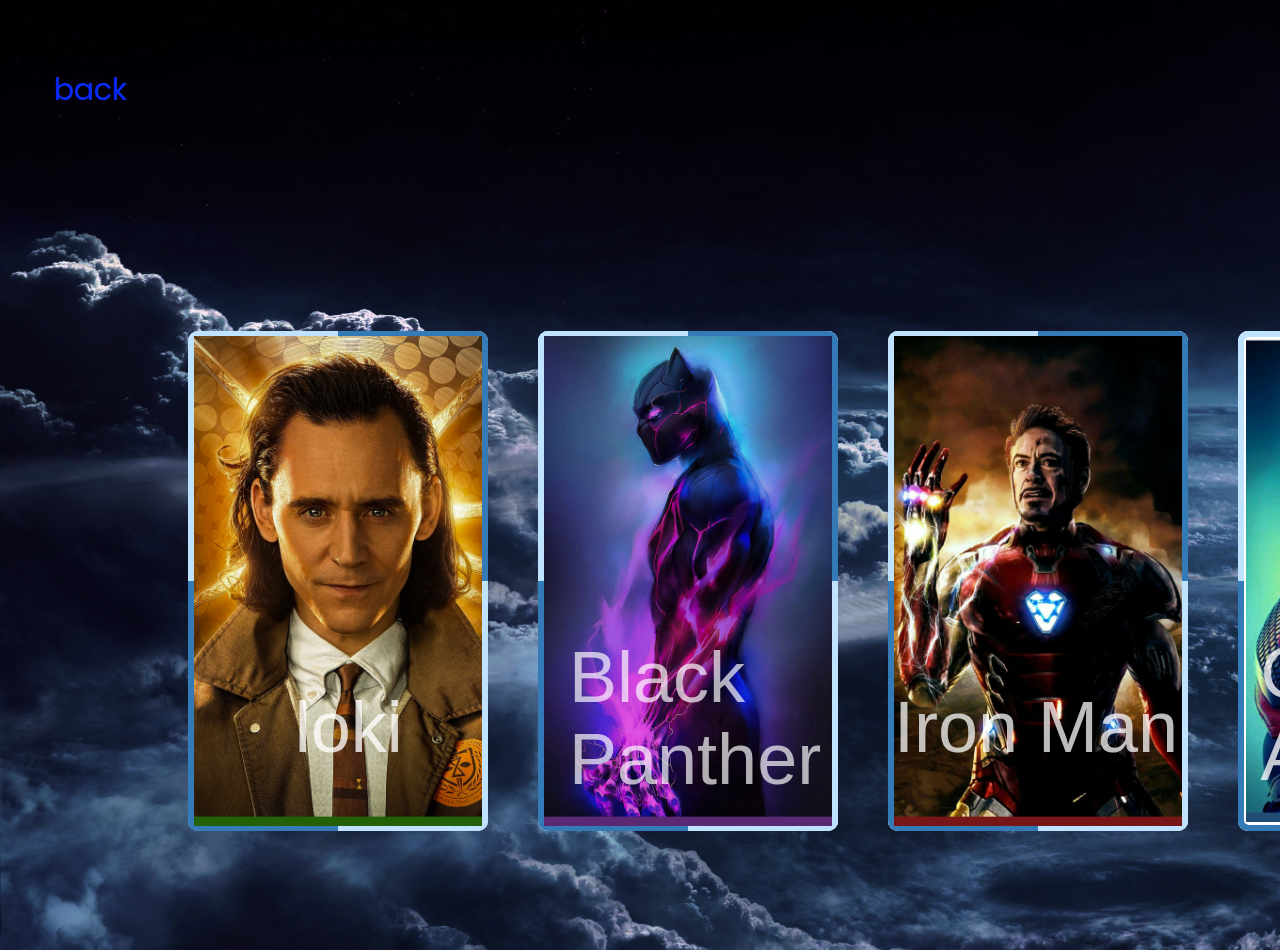
<file: start.html>
<!DOCTYPE html>
<html lang="en">
<head>
    <meta charset="UTF-8">
    <meta http-equiv="X-UA-Compatible" content="IE=edge">
    <meta name="viewport" content="width=device-width, initial-scale=1.0">
    <title>Document</title>
</head>
<style>
        @import url('https://fonts.googleapis.com/css2?family=Poppins:ital,wght@1,300;1,400;1,500;1,600;1,700&display=swap');
    :root {
        --color-prymary: rgb(31, 49, 184) ;
        --color-light: #e5e5f0;
        --color-secondari: black;
        --color-prymars: rgb(72, 135, 177);

        --color-bg: #ebc5c5;


        --transition: 400ms  ease;
    }
    body{
        background:url(./img/Rectangle\ 7.png);
        width: 100%;
        height: 100vh;
        overflow-x: hidden;
        text-transform: none;
    }
    html{
        scroll-behavior: smooth;
    }
    *, * ::before, * ::after{
        box-sizing: border-box;
        margin: 0;
        padding: 0;
        text-decoration: none;
    }
    body{
        font-family: 'Poppins', sans-serif;
    }

    h1{
        font-size: 4.5rem;
        font-weight: 400;
        color: var(--color-secondari);
    }
    h2{
        font-size: 2.5rem;
        font-weight: 600;
        color: var(--color-secondari);
        text-transform: capitalize;
    }
    h5{
        font-size: 0.95rem;
        font-weight: 400;
        color: var(--color-prymary);
        text-transform: uppercase;
    }
    h4{
        font-size: 1.4rem;
        color: black;
        font-weight: 500;
        text-transform: capitalize;
    }
    p{
        font-size: 1.2rem;
        font-weight: 400;
        color: var(--color-prymary);
    }

    .cardscontainer{
        position: relative;
        width: 100%;
        height: 100%;
        display: flex;
        align-items: center;
        margin-top: -14%;
        margin-left: 10%;
    }

    .cardswrapper{
        width: 100%;
        display: grid;
        grid-template-columns: repeat(6, 1fr);
        grid-auto-rows: 200px;
        gap: 50px;
        position: absolute;
        margin-left: 60px;
    }

    .cards1{
        width: 350px;
        height: 590px;
        background: url(./img/Rectangle\ 3.png);
        border-radius: 0.3rem;
        cursor: pointer;
        position: relative;
        overflow: hidden;
        transition: var(--transition);
    }

    .cards2{
        width: 350px;
        height: 590px;
        background-color: #fff;
        border-radius: 0.3rem;
        cursor: pointer;
        position: relative;
        overflow: hidden;
        transition: var(--transition);
    }

    .cards3{
        width: 350px;
        height: 590px;
        background-color: #fff;
        border-radius: 0.3rem;
        cursor: pointer;
        position: relative;
        overflow: hidden;
        transition: var(--transition);
    }

    .cards4{
        width: 350px;
        height: 590px;
        background-color: #fff;
        border-radius: 0.3rem;
        cursor: pointer;
        position: relative;
        overflow: hidden;
        transition: var(--transition);
    }

    .cards div{
        width: 100%;
        height: 100%;
        display: flex;
        flex-direction: column;
        justify-content: center;
        align-items: center;
        transition: var(--transition);
    }

    .overlay{
        position: absolute;
        top: 35%;
        left: 35%;
        width: 100px;
        height: 100px;
        border-radius: 50%;
        transform: scale(0.8);
        transition: var(--transition);
        opacity: 0;
    }

    .cards:hover > .overlay{
        transform: scale(1);
        opacity: 1;
    }
.ramka-5 {
    position: relative;
    z-index: 0;
    width: 300px;
    height: 500px;
    border-radius: 10px;
    overflow: hidden;
    margin: 30px auto;
    display: flex;
    align-items: center;
    justify-content: center;  
    font-size: 24px;
    font-family: 'Roboto', sans-serif;     
}
.ramka-5::before {
    content: '';
    position: absolute;
    z-index: -2;
    left: -50%;
    top: -50%;
    width: 200%;
    height: 200%;
    background-color: #BFE2FF;
    background-repeat: no-repeat;
    background-size: 50% 50%, 50% 50%;
    background-position: 0 0, 100% 0, 100% 100%, 0 100%;
    background-image: linear-gradient(#BFE2FF, #BFE2FF), linear-gradient(#337AB7, #337AB7), linear-gradient(#BFE2FF, #BFE2FF), linear-gradient(#337AB7, #337AB7);
    animation: anim-ramka-5 4s linear infinite;
}
.ramka-5::after {
    content: '';
    position: absolute;
    z-index: -1;
    left: 6px;
    top: 6px;
    width: calc(100% - 12px);
    height: calc(100% - 12px);
    background: white;
    border-radius: 5px;
}
@keyframes anim-ramka-5 {
    100% {
        transform: rotate(1turn);
    }
}


    .loki{
        background: url(./img/Rectangle\ 3.png);
        background-repeat: no-repeat;
        background-size: cover;
        width: 96%;
        height: 98%;
        
    }

    .Black_Panther{
        background: url(./img/Rectangle\ 4.png);
        background-repeat: no-repeat;
        background-size: cover;
        width: 96%;
        height: 98%;
    }

    .Iron_Man{
        background: url(./img/Rectangle\ 5.png);
        background-repeat: no-repeat;
        background-size: cover;
        width: 96%;
        height: 98%;
    }

    .Captain_America{
        background: url(./img/Rectangle\ 6.png);
        background-repeat: no-repeat;
        background-size: cover;
        width: 95%;
        height: 98%;
        margin-top: -7px;
    }

    .l1{
        margin-top: 350px;
        margin-left: 35%;
    }

    .l2{
        color: rgba(255, 255, 255, 0.772);
    }

    .Black{
        display: flex;
        justify-content: center;
        align-items: center;
        margin-top: 300px;
        margin-left: 25px;
    }
    
    .b1{
        color: rgba(255, 255, 255, 0.681);
    }

    .iron{
        margin-top: 350px;
    }

    .iron1{
        color:rgba(255, 255, 255, 0.737);
    }

    .c1{
        margin-top: 300px;
        margin-left: 15px;
    }

    .c2{
        color: rgba(255, 255, 255, 0.767);
    }

    .a{
          display: flex;
          margin-top: 50px;
          margin-left: 50px;
    }

    .a1{
          color: rgb(11, 43, 251);
          font-size: 30px;
          width: 80px;
          height: 80px;
          display: flex;
          justify-content: center;
          align-items: center;
          border-radius: 40px;
    }


</style>
<body>
    <div class="a">
        <a href="/index.html" class="a1">back</a>
    </div>
    <section class="cardscontainer container " >
        <div class="cardswrapper ">
            <div class="cards1 ramka-5 ">
                <div class="loki">
                    <h1 class="l1"><a href="./hero/loki.html" class="l2">loki</a></h1>
                <div class="overlay"></div>                    
                </div>

            </div>
            <div class="cards2 ramka-5">
                <div class="Black_Panther">
                    <h1 class="Black"> <a href="./hero/Black_Panther.html" class="b1">Black Panther</a></h1>
                </div>
                <div class="overlay1"></div>
            </div>
            <div class="cards3 ramka-5">
                <div class="Iron_Man">
                    <h1 class="iron"><a href="./hero/Iron_Man.html" class="iron1"> Iron Man</a></h1>
                </div>
            <div class="overlay2"></div>
            </div>
            <div class="cards4 ramka-5">
                <div class="Captain_America">
                    <h1 class="c1"><a href="./hero/Captain_America.html" class="c2"> Captain America</a></h1>
                </div>
                <div class="overlay3"></div>
            </div>
        </div>
    </section>
</body>
</html>
</file>
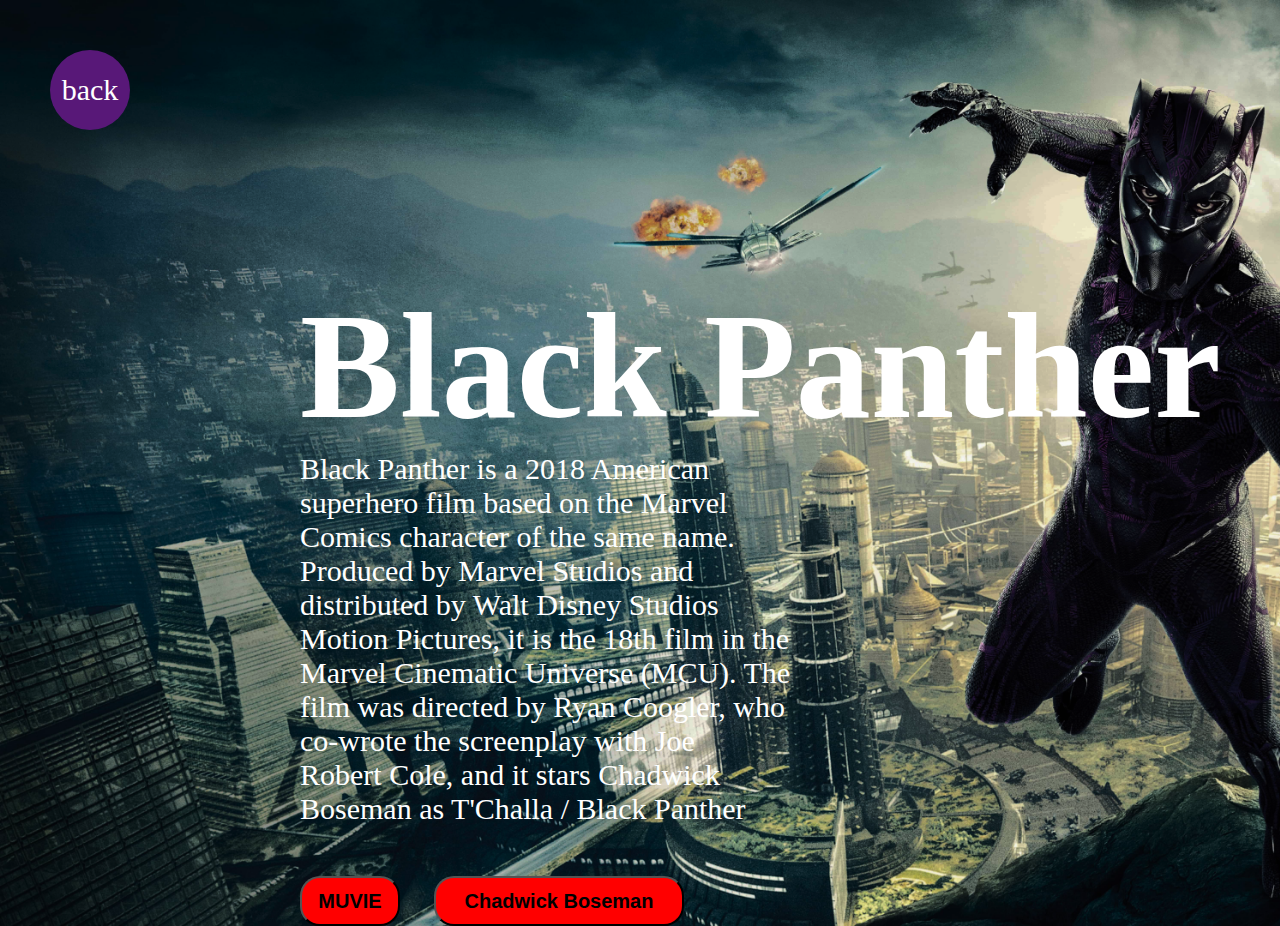
<file: hero/Black_Panther.html>
<!DOCTYPE html>
<html lang="en">
<head>
    <meta charset="UTF-8">
    <meta http-equiv="X-UA-Compatible" content="IE=edge">
    <meta name="viewport" content="width=device-width, initial-scale=1.0">
    <link rel="stylesheet" href="./black.css">
    <title>Document</title>
</head>
<body>
  <div class="a">
      <a href="/start.html" class="a1">back</a>
  </div>

  <div class="Black1">
      <h1 class="Black">
        Black Panther
      </h1>
      <p class="q1">Black Panther is a 2018 American <br>
         superhero film based on the Marvel <br>
          Comics character of the same name.<br>
           Produced by Marvel Studios and<br>
            distributed by Walt Disney Studios<br>
             Motion Pictures, it is the 18th film in the<br>
              Marvel Cinematic Universe (MCU). The<br>
               film was directed by Ryan Coogler, who<br>
                co-wrote the screenplay with Joe<br>
                 Robert Cole, and it stars Chadwick<br>
                  Boseman as T'Challa / Black Panther<br>
            </p>
            <button class="muvi"><a href="https://www.kinopoisk.ru/film/623250/?utm_referrer=www.google.com">MUVIE</a></button>
            <button class="Chadwick"><a href="https://en.wikipedia.org/wiki/Chadwick_Boseman">Chadwick Boseman</a></button>
  </div>
</body>
</html>
</file>
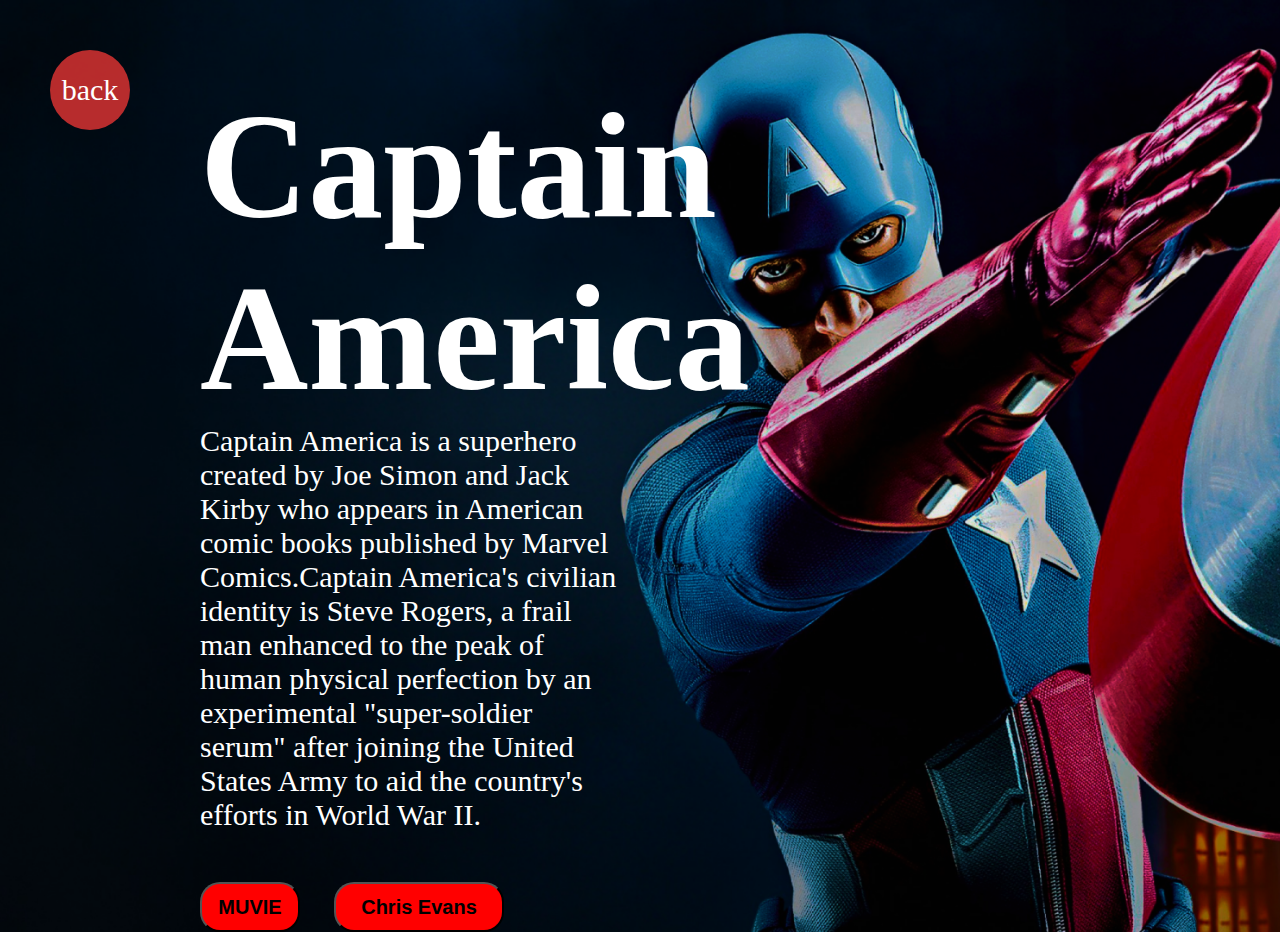
<file: hero/Captain_America.html>
<!DOCTYPE html>
<html lang="en">
<head>
    <meta charset="UTF-8">
    <meta http-equiv="X-UA-Compatible" content="IE=edge">
    <meta name="viewport" content="width=device-width, initial-scale=1.0">
    <link rel="stylesheet" href="./capitan.css">
    <title>Document</title>
</head>
<body>
  <div class="a">
      <a href="/start.html" class="a1">back</a>
  </div>

  <div class="Iron1">
      <h1 class="Iron">
        Captain <br>
        America
      </h1>
      <p class="q1">
        Captain America is a superhero <br>
         created by Joe Simon and Jack <br>
          Kirby who appears in American <br>
           comic books published by Marvel <br>
            Comics.Captain America's civilian <br>
             identity is Steve Rogers, a frail <br>
              man enhanced to the peak of <br>
               human physical perfection by an <br>
                experimental "super-soldier <br>
                 serum" after joining the United <br>
                  States Army to aid the country's <br>
                   efforts in World War II. <br>
        </p>
        <button class="muvi"><a href="https://www.kinopoisk.ru/film/160946/">MUVIE</a></button>
        <button class="Chris"><a href="https://en.wikipedia.org/wiki/Chris_Evans_(actor)">Chris Evans</a></button>
  </div>
</body>
</html>
</file>
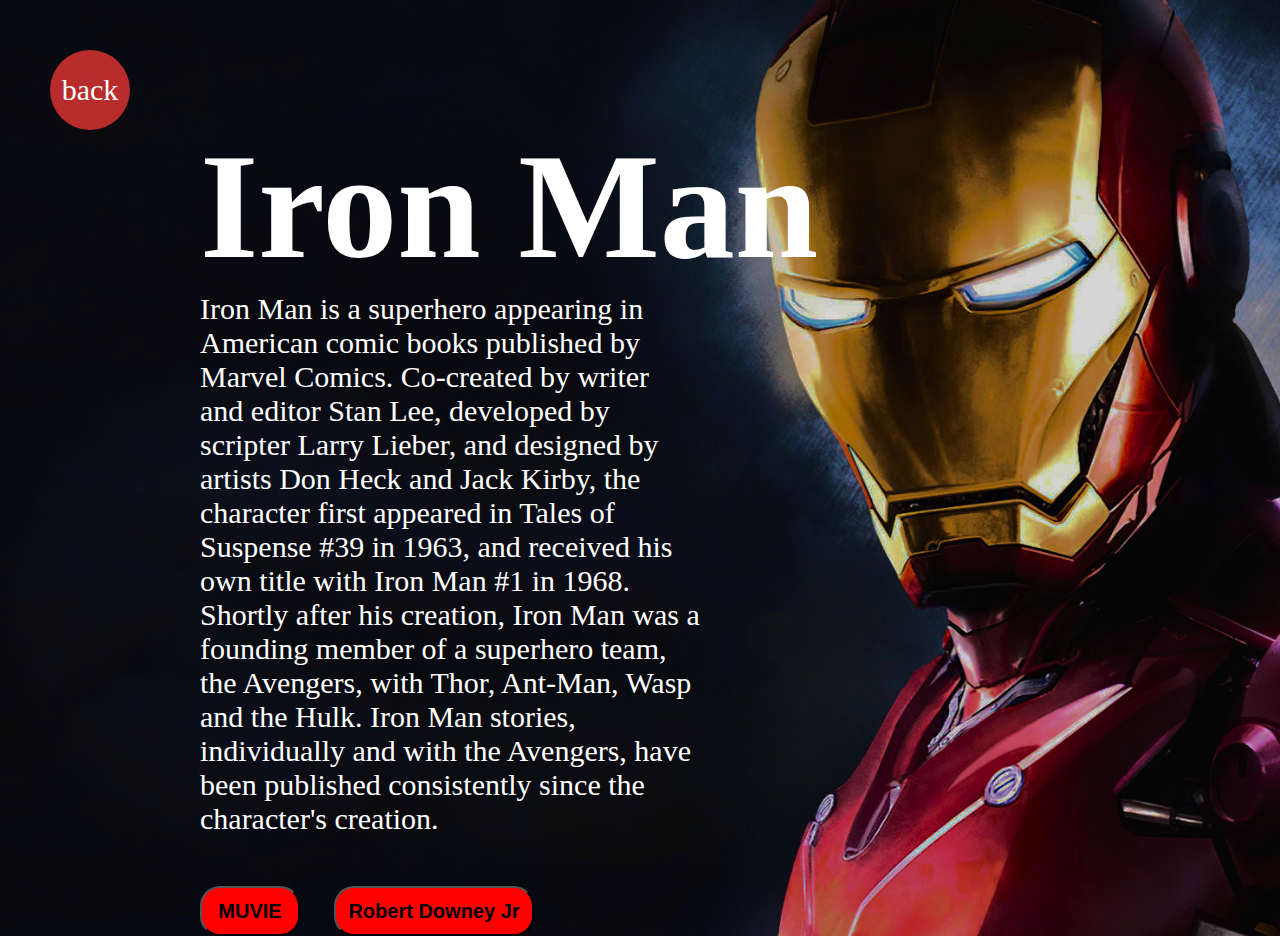
<file: hero/Iron_Man.html>
<!DOCTYPE html>
<html lang="en">
<head>
    <meta charset="UTF-8">
    <meta http-equiv="X-UA-Compatible" content="IE=edge">
    <meta name="viewport" content="width=device-width, initial-scale=1.0">
    <link rel="stylesheet" href="./iron.css">
    <title>Document</title>
</head>
<body>
  <div class="a">
      <a href="/start.html" class="a1">back</a>
  </div>

  <div class="Iron1">
      <h1 class="Iron">
        Iron Man
      </h1>
      <p class="q1">
        Iron Man is a superhero appearing in <br>
         American comic books published by <br>
          Marvel Comics. Co-created by writer <br>
           and editor Stan Lee, developed by <br>
            scripter Larry Lieber, and designed by <br>
             artists Don Heck and Jack Kirby, the <br>
              character first appeared in Tales of <br>
               Suspense #39 in 1963, and received his <br>
                own title with Iron Man #1 in 1968. <br>
                 Shortly after his creation, Iron Man was a <br>
                  founding member of a superhero team, <br>
                   the Avengers, with Thor, Ant-Man, Wasp <br>
                    and the Hulk. Iron Man stories, <br>
                     individually and with the Avengers, have <br>
                      been published consistently since the <br>
                       character's creation.
        </p>
        <button class="muvi"><a href="https://www.kinopoisk.ru/film/61237/">MUVIE</a></button>
        <button class="Chadwick"><a href="https://en.wikipedia.org/wiki/Robert_Downey_Jr.">Robert Downey Jr</a></button>
  </div>
</body>
</html>
</file>
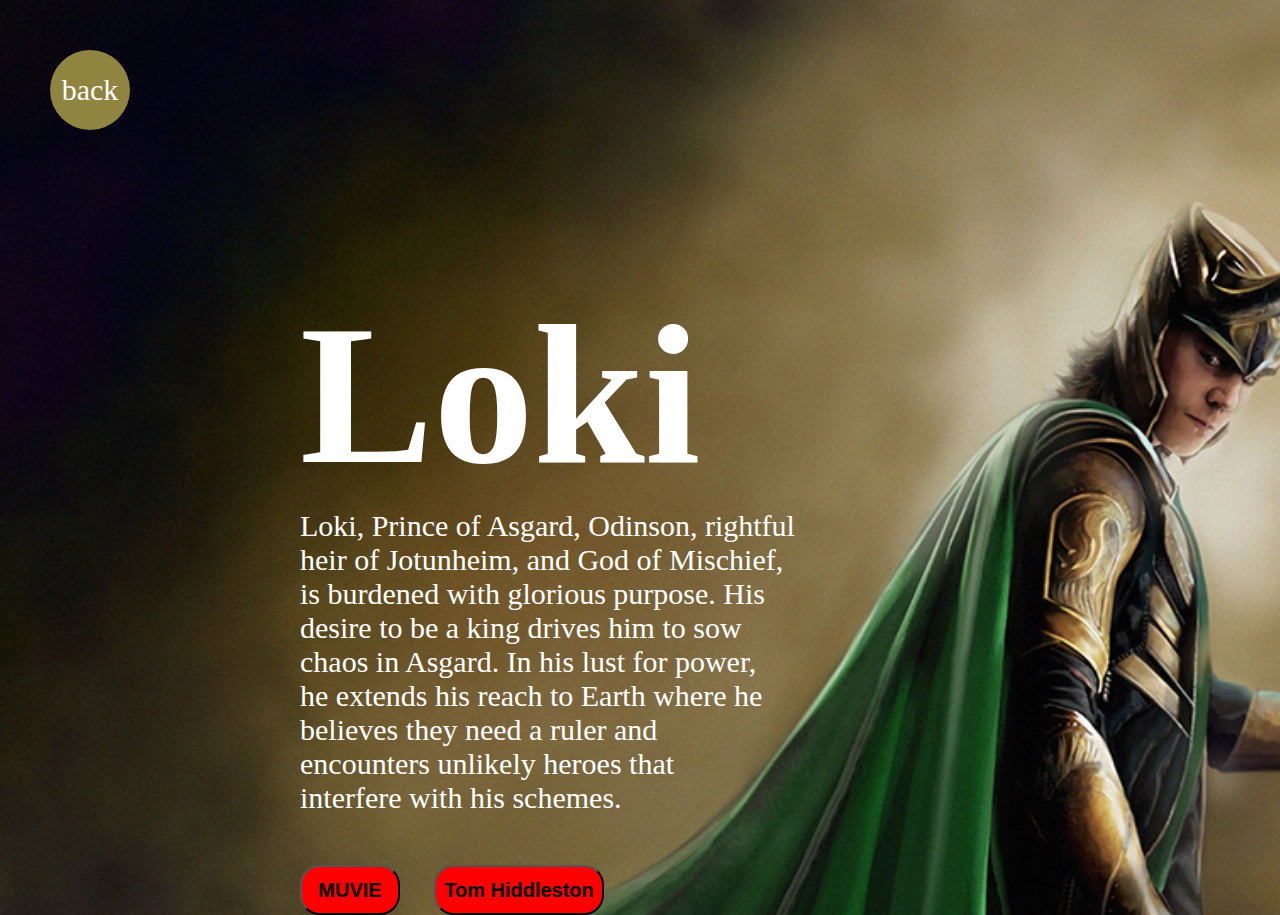
<file: hero/loki.html>
<!DOCTYPE html>
<html lang="en">
<head>
    <meta charset="UTF-8">
    <meta http-equiv="X-UA-Compatible" content="IE=edge">
    <meta name="viewport" content="width=device-width, initial-scale=1.0">
    <link rel="stylesheet" href="./loki.css">
    <title>Document</title>
</head>
<body>
  <div class="a">
      <a href="/start.html" class="a1">back</a>
  </div>

  <div class="loki1">
      <h1 class="loki">
        Loki
      </h1>
      <p class="q1">Loki, Prince of Asgard, Odinson, rightful <br>
        heir of Jotunheim, and God of Mischief,<br>
        is burdened with glorious purpose. His <br>
         desire to be a king drives him to sow <br> 
          chaos in Asgard. In his lust for power, <br>
           he extends his reach to Earth where he <br>
            believes they need a ruler and <br>
             encounters unlikely heroes that <br>
              interfere with his schemes. <br>
            </p>
      <button class="muvi"><a href="https://www.kinopoisk.ru/series/1203039/">MUVIE</a></button>
      <button class="tom"><a href="https://en.wikipedia.org/wiki/Tom_Hiddleston">Tom Hiddleston</a></button>
  </div>
</body>
</html>
</file>
<file: hero/black.css>
* {
    margin: 0;
    padding: 0;
    outline: 0;
    text-decoration: none;
  }
  body {
    width: 100%;
    height: 100%;
    background: url(/img.hero/Rectangle\ 8.png) ;
    background-repeat: no-repeat;
    background-size: cover;
  }
  
  .Black{
    font-size: 150px;
    color: white;
    margin-left: 300px;
    margin-top: 150px;
  }
  
  .q1{
    color: white;
    font-size: 30px;
    margin-left: 300px;
  }
  
  .a{
    display: flex;
    margin-top: 50px;
    margin-left: 50px;
  }
  
  .a1{
    color: white;
    font-size: 30px;
    background-color: rgb(88, 24, 120);
    width: 80px;
    height: 80px;
    display: flex;
    justify-content: center;
    align-items: center;
    border-radius: 40px;
  }
  
  .muvi{
    width: 100px;
    height: 50px;
    font-size: 20px;
    border-radius: 20px;
    background-color: red;
    margin-top: 50px;
    margin-left: 300px;
  }
  
  .muvi a{
    color: black;
    font-weight: bolder;
  }
  
  .Chadwick{
    margin-left: 30px;
    width: 250px;
    height:  50px;
    font-size: 20px;
    border-radius: 20px;
    background-color: red;
    font-weight: bold;
  }
  
  .Chadwick a{
    color: black;
  }
</file>
<file: hero/capitan.css>
* {
    margin: 0;
    padding: 0;
    outline: 0;
    text-decoration: none;
  }
  body {
    width: 100%;
    height: 100%;
    background: url(/img.hero/Rectangle\ 6.png) ;
    background-repeat: no-repeat;
    background-size: cover;
  }
  
  .Iron{
    font-size: 150px;
    color: white;
    margin-left: 200px;
    margin-top: -50px;
  }
  
  .q1{
    color: white;
    font-size: 30px;
    margin-left: 200px;
  }
  
  .a{
    display: flex;
    margin-top: 50px;
    margin-left: 50px;
  }
  
  .a1{
    color: white;
    font-size: 30px;
    background-color: rgba(207, 49, 49, 0.886);
    width: 80px;
    height: 80px;
    display: flex;
    justify-content: center;
    align-items: center;
    border-radius: 40px;
  }
  
  .muvi{
    width: 100px;
    height: 50px;
    font-size: 20px;
    border-radius: 20px;
    background-color: red;
    margin-top: 50px;
    margin-left: 200px;
  }
  
  .muvi a{
    color: black;
    font-weight: bolder;
  }
  
  .Chris{
    margin-left: 30px;
    width: 170px;
    height:  50px;
    font-size: 20px;
    border-radius: 20px;
    background-color: red;
    font-weight: bold;
  }
  
  .Chris a{
    color: black;
  }
</file>
<file: hero/iron.css>
* {
    margin: 0;
    padding: 0;
    outline: 0;
    text-decoration: none;
  }
  body {
    width: 100%;
    height: 100%;
    background: url(/img.hero/Rectangle\ 7.png) ;
    background-repeat: no-repeat;
    background-size: cover;
  }
  
  .Iron{
    font-size: 150px;
    color: white;
    margin-left: 200px;
    margin-top: -10px;
  }
  
  .q1{
    color: white;
    font-size: 30px;
    margin-left: 200px;
  }
  
  .a{
    display: flex;
    margin-top: 50px;
    margin-left: 50px;
  }
  
  .a1{
    color: white;
    font-size: 30px;
    background-color: rgba(207, 49, 49, 0.886);
    width: 80px;
    height: 80px;
    display: flex;
    justify-content: center;
    align-items: center;
    border-radius: 40px;
  }
  
  .muvi{
    width: 100px;
    height: 50px;
    font-size: 20px;
    border-radius: 20px;
    background-color: red;
    margin-top: 50px;
    margin-left: 200px;
  }
  
  .muvi a{
    color: black;
    font-weight: bolder;
  }
  
  .Chadwick{
    margin-left: 30px;
    width: 200px;
    height:  50px;
    font-size: 20px;
    border-radius: 20px;
    background-color: red;
    font-weight: bold;
  }
  
  .Chadwick a{
    color: black;
  }
</file>
<file: hero/loki.css>
* {
    margin: 0;
    padding: 0;
    outline: 0;
    text-decoration: none;
  }
  body {
    width: 100%;
    height: 100%;
    background: url(/img.hero/loki-chromebook-wallpaper.jpg);
    background-repeat: no-repeat;
    background-size: cover;
  }
  
  .loki{
    font-size: 200px;
    color: white;
    margin-left: 300px;
    margin-top: 150px;
  }
  
  .q1{
    color: white;
    font-size: 30px;
    margin-left: 300px;
  }
  
  .a{
    display: flex;
    margin-top: 50px;
    margin-left: 50px;
  }
  
  .a1{
    color: white;
    font-size: 30px;
    background-color: rgb(144, 132, 65);
    width: 80px;
    height: 80px;
    display: flex;
    justify-content: center;
    align-items: center;
    border-radius: 40px;
  }
  
  .muvi{
    width: 100px;
    height: 50px;
    font-size: 20px;
    border-radius: 20px;
    background-color: red;
    margin-top: 50px;
    margin-left: 300px;
  }
  
  .muvi a{
    color: black;
    font-weight: bolder;
  }
  
  .tom{
    margin-left: 30px;
    width: 170px;
    height: 50px;
    font-size: 20px;
    border-radius: 20px;
    background-color: red;
    font-weight: bold;
  }
  
  .tom a{
    color: black;
  }
</file>
